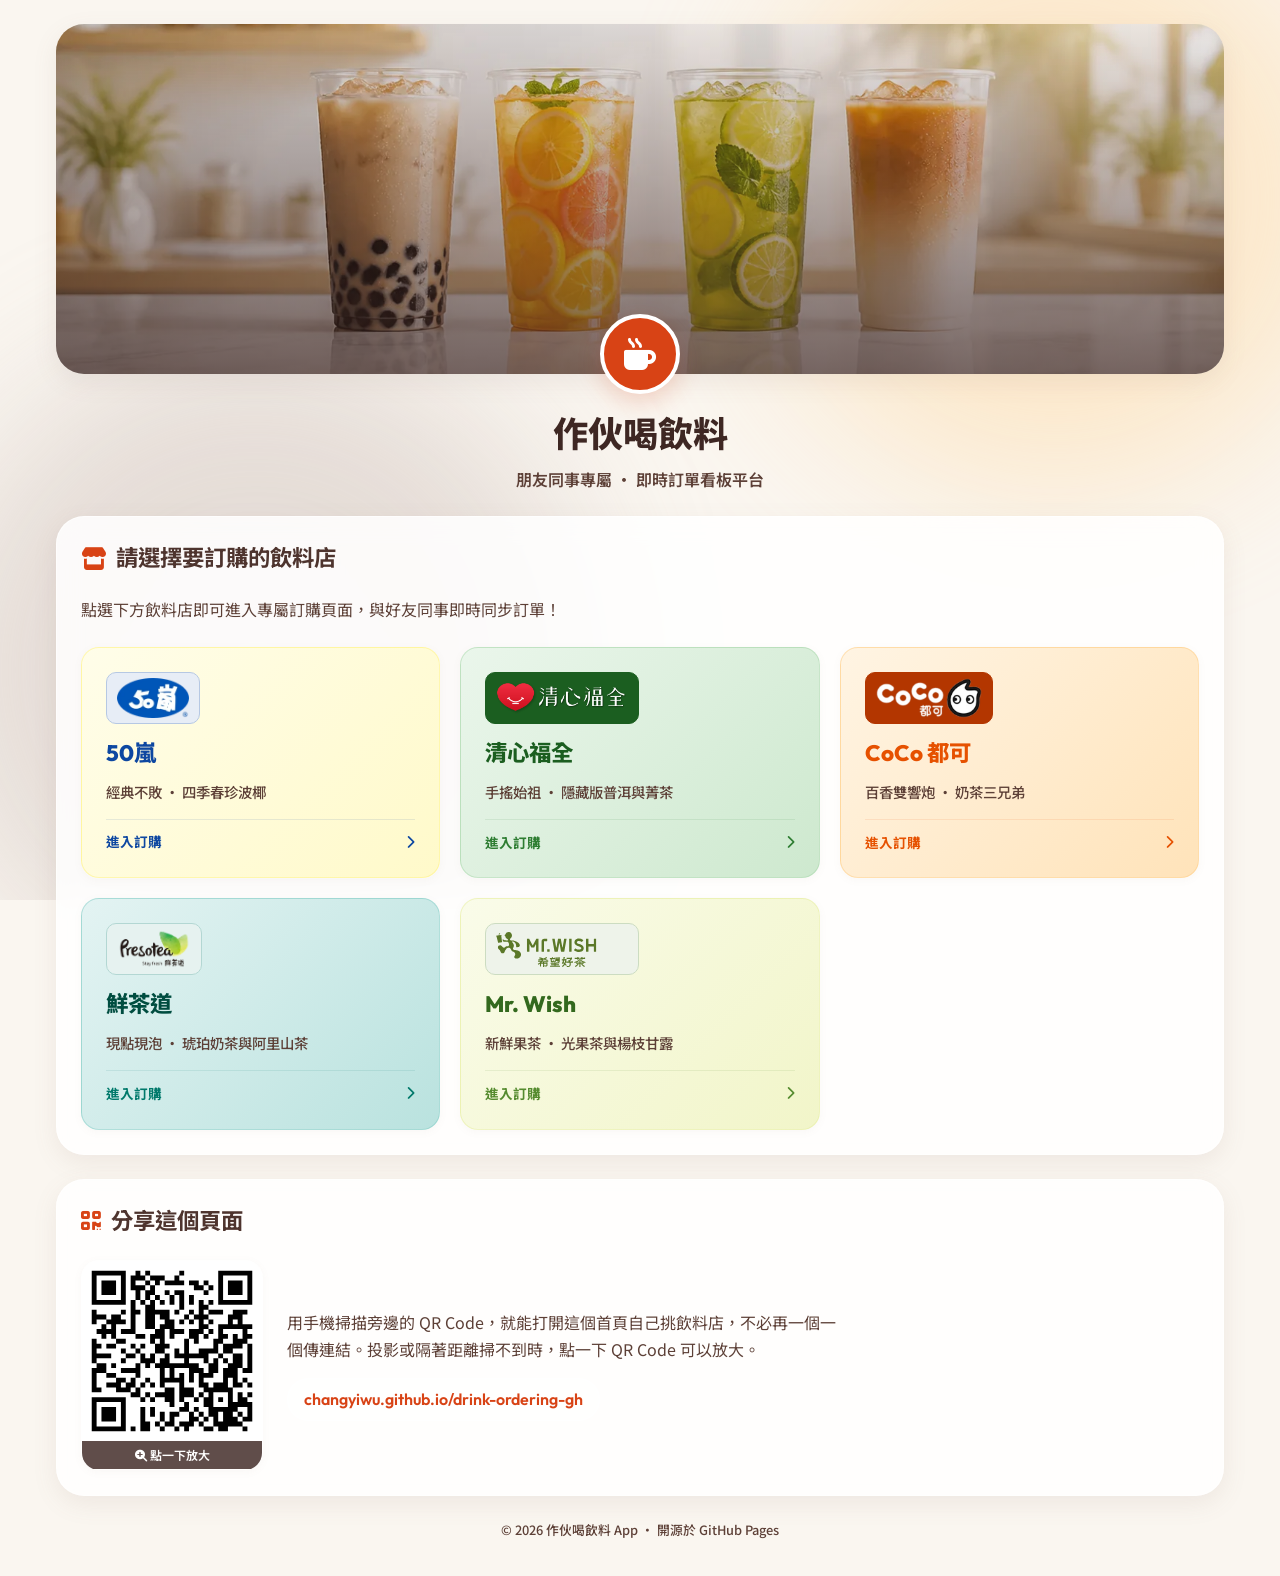
<file: index.html>
<!DOCTYPE html>
<html lang="zh-TW">
<head>
  <meta charset="UTF-8">
  <meta name="viewport" content="width=device-width, initial-scale=1.0">
  <title>作伙喝飲料！- 即時飲料訂購系統</title>
  
  <!-- SEO & Social Share (Open Graph) -->
  <meta name="description" content="讓朋友和同事輕鬆一起訂購飲料的即時系統。選擇喜歡的飲料店，大家就能即時看到所有人的訂單，再也不怕訂錯或漏單！">
  <meta property="og:title" content="作伙喝飲料！- 即時飲料訂購系統">
  <meta property="og:description" content="選擇飲料店、輸入姓名與冰度甜度，即時連線看板讓所有人看到目前訂購情形，快來一起訂飲料吧！">
  <meta property="og:type" content="website">
  <meta property="og:url" content="https://changyiwu.github.io/drink-ordering-gh/">
  <meta property="og:image" content="https://changyiwu.github.io/drink-ordering-gh/images/drink_banner_og.jpg">
  <meta property="og:image:width" content="1200">
  <meta property="og:image:height" content="630">

  <!-- Favicon & 行動瀏覽器主題色 -->
  <link rel="icon" href="images/favicon.svg" type="image/svg+xml">
  <meta name="theme-color" content="#D84315">

  <!-- Noto Sans TC & Outfit Google Fonts -->
  <link rel="preconnect" href="https://fonts.googleapis.com">
  <link rel="preconnect" href="https://fonts.gstatic.com" crossorigin>
  <link href="https://fonts.googleapis.com/css2?family=Noto+Sans+TC:wght@300;400;500;700&family=Outfit:wght@300;400;600;800&display=swap" rel="stylesheet">
  
  <!-- FontAwesome Icons for modern look -->
  <link rel="stylesheet" href="https://cdnjs.cloudflare.com/ajax/libs/font-awesome/6.4.0/css/all.min.css">
  
  <!-- Custom CSS -->
  <link rel="stylesheet" href="styles.css">
</head>
<body>
  <!-- Background decorative blobs for premium gradient UI -->
  <div class="glass-bg-blobs">
    <div class="blob blob-1"></div>
    <div class="blob blob-2"></div>
  </div>

  <div class="app-container">
    <!-- Header banner section -->
    <header class="app-header">
      <div class="banner-wrapper">
        <picture>
          <source srcset="images/drink_banner.webp" type="image/webp">
          <img src="images/drink_banner.jpg" alt="美味茶飲橫幅" class="header-banner" width="1600" height="480" fetchpriority="high">
        </picture>
        <div class="banner-overlay"></div>
      </div>
      <div class="header-title-container">
        <div class="logo-badge"><i class="fa-solid fa-mug-hot"></i></div>
        <h1>作伙喝飲料</h1>
        <p class="subtitle">朋友同事專屬 · 即時訂單看板平台</p>
      </div>
    </header>

    <main class="app-main">
      <section class="shop-selection-section glass-card" style="grid-column: 1 / -1;">
        <h2><i class="fa-solid fa-store"></i> 請選擇要訂購的飲料店</h2>
        <p class="section-desc" style="color: var(--text-muted); margin-bottom: 24px; font-size: 1rem;">點選下方飲料店即可進入專屬訂購頁面，與好友同事即時同步訂單！</p>
        
        <div class="shop-grid">
          <a href="shop.html?shop=50lan" class="shop-card theme-50lan">
            <div class="shop-card-content">
              <div class="shop-logo"><img src="images/logo_50lan.webp" alt="50嵐" loading="lazy"></div>
              <h3>50嵐</h3>
              <p>經典不敗 ‧ 四季春珍波椰</p>
            </div>
            <div class="shop-card-action">
              <span>進入訂購</span> <i class="fa-solid fa-chevron-right"></i>
            </div>
          </a>

          <a href="shop.html?shop=chingshin" class="shop-card theme-chingshin">
            <div class="shop-card-content">
              <div class="shop-logo"><img src="images/logo_chingshin.png" alt="清心福全" loading="lazy"></div>
              <h3>清心福全</h3>
              <p>手搖始祖 ‧ 隱藏版普洱與菁茶</p>
            </div>
            <div class="shop-card-action">
              <span>進入訂購</span> <i class="fa-solid fa-chevron-right"></i>
            </div>
          </a>

          <a href="shop.html?shop=coco" class="shop-card theme-coco">
            <div class="shop-card-content">
              <div class="shop-logo"><img src="images/logo_coco.webp" alt="CoCo 都可" loading="lazy"></div>
              <h3>CoCo 都可</h3>
              <p>百香雙響炮 ‧ 奶茶三兄弟</p>
            </div>
            <div class="shop-card-action">
              <span>進入訂購</span> <i class="fa-solid fa-chevron-right"></i>
            </div>
          </a>

          <a href="shop.html?shop=presotea" class="shop-card theme-presotea">
            <div class="shop-card-content">
              <div class="shop-logo"><img src="images/logo_presotea.webp" alt="鮮茶道" loading="lazy"></div>
              <h3>鮮茶道</h3>
              <p>現點現泡 ‧ 琥珀奶茶與阿里山茶</p>
            </div>
            <div class="shop-card-action">
              <span>進入訂購</span> <i class="fa-solid fa-chevron-right"></i>
            </div>
          </a>

          <a href="shop.html?shop=mrwish" class="shop-card theme-mrwish">
            <div class="shop-card-content">
              <div class="shop-logo"><img src="images/logo_mrwish.svg" alt="Mr. Wish" loading="lazy"></div>
              <h3>Mr. Wish</h3>
              <p>新鮮果茶 ‧ 光果茶與楊枝甘露</p>
            </div>
            <div class="shop-card-action">
              <span>進入訂購</span> <i class="fa-solid fa-chevron-right"></i>
            </div>
          </a>
        </div>
      </section>

      <section class="share-section glass-card" style="grid-column: 1 / -1;">
        <h2><i class="fa-solid fa-qrcode"></i> 分享這個頁面</h2>
        <div class="share-content">
          <button type="button" class="share-qr" id="qrZoomBtn" aria-label="放大 QR Code">
            <img src="images/qr_home.svg" alt="作伙喝飲料首頁 QR Code" width="180" height="180" loading="lazy">
            <span class="share-qr-hint"><i class="fa-solid fa-magnifying-glass-plus"></i> 點一下放大</span>
          </button>
          <div class="share-text">
            <p>用手機掃描旁邊的 QR Code，就能打開這個首頁自己挑飲料店，不必再一個一個傳連結。投影或隔著距離掃不到時，點一下 QR Code 可以放大。</p>
            <a class="share-link" href="https://changyiwu.github.io/drink-ordering-gh/">changyiwu.github.io/drink-ordering-gh</a>
          </div>
        </div>
      </section>
    </main>

    <footer class="app-footer">
      <p>© 2026 作伙喝飲料 App · 開源於 GitHub Pages</p>
    </footer>
  </div>

  <!-- QR Code 放大檢視。用原生 <dialog>：Esc 關閉、焦點鎖在對話框內、
       背景 inert 都由瀏覽器處理，不必自己實作。 -->
  <dialog class="qr-dialog" id="qrDialog" aria-label="放大的 QR Code">
    <button type="button" class="qr-dialog-close" id="qrDialogClose" aria-label="關閉">
      <i class="fa-solid fa-xmark"></i>
    </button>
    <img src="images/qr_home.svg" alt="作伙喝飲料首頁 QR Code" width="380" height="380">
    <p class="qr-dialog-url">changyiwu.github.io/drink-ordering-gh</p>
  </dialog>

  <script>
    (function () {
      var dialog = document.getElementById('qrDialog');
      var openBtn = document.getElementById('qrZoomBtn');
      var closeBtn = document.getElementById('qrDialogClose');
      if (!dialog || !openBtn || !closeBtn || !dialog.showModal) return;

      openBtn.addEventListener('click', function () { dialog.showModal(); });
      closeBtn.addEventListener('click', function () { dialog.close(); });

      // 點背景關閉。判斷用座標而不是 event.target === dialog：
      // ::backdrop 的點擊會冒泡成 dialog 自身的事件，但點在 dialog 的
      // padding 上 target 同樣是 dialog，只比對 target 會連點卡片留白都關掉。
      dialog.addEventListener('click', function (event) {
        var box = dialog.getBoundingClientRect();
        var outside = event.clientX < box.left || event.clientX > box.right ||
                      event.clientY < box.top || event.clientY > box.bottom;
        if (outside) dialog.close();
      });
    })();
  </script>
</body>
</html>
</file>
<file: styles.css>
/* Base System Tokens */
:root {
  --font-main: 'Noto Sans TC', sans-serif;
  --font-display: 'Outfit', 'Noto Sans TC', sans-serif;

  /* Color Palette - Elegant Tea & Coffee Theme */
  --bg-primary: #FAF6F0;
  --text-main: #3E2723;
  --text-muted: #5D4037; /* Darker warm brown for better contrast */
  
  --primary-color: #D84315; /* Rich Amber Orange */
  --primary-light: #FF8A65;
  --primary-dark: #BF360C;
  --primary-glow: rgba(216, 67, 21, 0.2);

  --accent-color: #4E342E; /* Warm Espresso Brown */
  --accent-glow: rgba(78, 52, 46, 0.15);
  
  --card-bg-light: rgba(255, 255, 255, 0.85);
  --card-border: rgba(255, 255, 255, 0.6);
  --input-bg: #FFFFFF;
  --input-border: #E0D4C3;
  --input-focus-border: #D84315;
  
  --shadow-sm: 0 2px 8px rgba(141, 110, 99, 0.05);
  --shadow-md: 0 8px 24px rgba(141, 110, 99, 0.1);
  --shadow-lg: 0 16px 48px rgba(141, 110, 99, 0.15);
  
  --radius-sm: 10px;
  --radius-md: 18px;
  --radius-lg: 28px;
  
  --transition-smooth: all 0.3s cubic-bezier(0.25, 0.8, 0.25, 1);
  --transition-fast: all 0.15s ease;
}

/* Reset & Base Styles */
* {
  box-sizing: border-box;
  margin: 0;
  padding: 0;
}

body {
  font-family: var(--font-main);
  background-color: var(--bg-primary);
  color: var(--text-main);
  min-height: 100vh;
  min-height: 100dvh; /* Dynamic viewport height for modern browsers & in-app browsers */
  overflow-x: hidden;
  position: relative;
  line-height: 1.6;
}

/* Ambient Background Blobs for Glassmorphism depth */
.glass-bg-blobs {
  position: fixed;
  top: 0;
  left: 0;
  width: 100vw;
  height: 100vh;
  z-index: -1;
  overflow: hidden;
  pointer-events: none;
}

.blob {
  position: absolute;
  border-radius: 50%;
  filter: blur(80px);
  opacity: 0.45;
  animation: floatBlobs 12s infinite alternate ease-in-out;
}

.blob-1 {
  top: -10%;
  right: -5%;
  width: 45vw;
  height: 45vw;
  background: radial-gradient(circle, #FFE0B2 0%, #FFCC80 100%);
}

.blob-2 {
  bottom: -10%;
  left: -5%;
  width: 50vw;
  height: 50vw;
  background: radial-gradient(circle, #D7CCC8 0%, #BCAAA4 100%);
  animation-delay: -4s;
}

@keyframes floatBlobs {
  0% {
    transform: translate(0, 0) scale(1);
  }
  100% {
    transform: translate(4%, 6%) scale(1.1);
  }
}

/* Main Layout Wrapper */
.app-container {
  max-width: 1200px;
  margin: 0 auto;
  padding: 24px 16px;
  display: flex;
  flex-direction: column;
  min-height: 100vh;
  min-height: 100dvh;
}

/* Header & Banner Styles */
.app-header {
  margin-bottom: 24px;
  text-align: center;
  position: relative;
}

/* 高度由長寬比決定而非寫死：banner 圖本身就是 10:3，比例對齊後 object-fit: cover
   不會再裁掉上下，四杯飲料才能完整入鏡。改回固定高度會讓杯口與杯底被切掉。 */
.banner-wrapper {
  width: 100%;
  aspect-ratio: 10 / 3;
  border-radius: var(--radius-lg);
  overflow: hidden;
  position: relative;
  box-shadow: var(--shadow-md);
}

/* <picture> 預設是 inline，必須撐滿 wrapper 才能讓內部 img 的 object-fit 生效 */
.banner-wrapper picture {
  display: block;
  width: 100%;
  height: 100%;
}

.header-banner {
  width: 100%;
  height: 100%;
  object-fit: cover;
  object-position: center;
  transition: var(--transition-smooth);
}

.banner-wrapper:hover .header-banner {
  transform: scale(1.03);
}

.banner-overlay {
  position: absolute;
  top: 0;
  left: 0;
  width: 100%;
  height: 100%;
  background: linear-gradient(to bottom, rgba(62, 39, 35, 0.1), rgba(62, 39, 35, 0.7));
}

.header-title-container {
  margin-top: -60px;
  position: relative;
  z-index: 10;
  padding: 0 20px;
}

.logo-badge {
  width: 80px;
  height: 80px;
  background-color: var(--primary-color);
  color: #FFFFFF;
  border-radius: 50%;
  display: inline-flex;
  align-items: center;
  justify-content: center;
  font-size: 2rem;
  box-shadow: 0 8px 24px var(--primary-glow);
  border: 4px solid #FFFFFF;
  margin-bottom: 12px;
}

/* 標題與副標題落在 banner 下方的頁面底色上（只有 logo 徽章跨越 banner 邊緣），
   因此使用深色文字。先前為白／米白配 text-shadow，對比僅 1.02 幾乎不可讀。 */
.app-header h1 {
  font-family: var(--font-display);
  font-size: 2.2rem;
  font-weight: 800;
  color: var(--text-main); /* 對比 12.8:1 */
  margin-bottom: 4px;
}

.app-header .subtitle {
  font-size: 1rem;
  color: var(--text-muted); /* 對比 8.65:1 */
  font-weight: 600;
}

/* Responsive Main Grid */
.app-main {
  display: grid;
  grid-template-columns: 1fr;
  gap: 24px;
  flex-grow: 1;
}

@media (min-width: 900px) {
  .app-main {
    grid-template-columns: 380px 1fr;
    align-items: start;
  }
}

/* Glassmorphism Cards */
.glass-card {
  background: var(--card-bg-light);
  border: 1px solid var(--card-border);
  border-radius: var(--radius-lg);
  padding: 24px;
  box-shadow: var(--shadow-md);
  backdrop-filter: blur(12px);
  -webkit-backdrop-filter: blur(12px);
  transition: var(--transition-smooth);
}

.glass-card:hover {
  box-shadow: var(--shadow-lg);
  border-color: rgba(255, 255, 255, 0.85);
}

/* Headings */
h2 {
  font-family: var(--font-display);
  font-size: 1.4rem;
  font-weight: 700;
  margin-bottom: 20px;
  color: var(--accent-color);
  display: flex;
  align-items: center;
  gap: 10px;
}

h2 i {
  color: var(--primary-color);
}

/* Form Styles */
.input-group {
  display: flex;
  flex-direction: column;
  margin-bottom: 18px;
  position: relative;
}

.input-group label {
  font-size: 0.9rem;
  font-weight: 700;
  color: var(--text-muted);
  margin-bottom: 8px;
  display: flex;
  align-items: center;
  gap: 6px;
}

.input-group label i {
  color: var(--primary-light);
}

.required {
  color: var(--primary-color);
  margin-left: 2px;
}

input[type="text"],
input[type="number"],
input[type="password"],
select {
  width: 100%;
  padding: 12px 16px;
  font-size: 1rem;
  font-family: var(--font-main);
  background-color: var(--input-bg);
  border: 1.5px solid var(--input-border);
  border-radius: var(--radius-sm);
  color: var(--text-main);
  outline: none;
  transition: var(--transition-smooth);
}

input[type="text"]:focus,
input[type="number"]:focus,
input[type="password"]:focus,
select:focus {
  border-color: var(--input-focus-border);
  box-shadow: 0 0 0 4px var(--primary-glow);
}

/* Number Stepper Custom Design */
.number-stepper {
  display: flex;
  align-items: center;
  border: 1.5px solid var(--input-border);
  border-radius: var(--radius-sm);
  background-color: var(--input-bg);
  overflow: hidden;
  transition: var(--transition-smooth);
}

.number-stepper:focus-within {
  border-color: var(--input-focus-border);
  box-shadow: 0 0 0 4px var(--primary-glow);
}

.number-stepper input[type="number"] {
  border: none;
  text-align: center;
  padding: 10px;
  border-radius: 0;
  -moz-appearance: textfield;
}

.number-stepper input[type="number"]::-webkit-outer-spin-button,
.number-stepper input[type="number"]::-webkit-inner-spin-button {
  -webkit-appearance: none;
  margin: 0;
}

.stepper-btn {
  background: none;
  border: none;
  /* flex: 0 0 44px 而非 width，否則會被 flex-shrink 壓到 25–35px，低於觸控目標建議值 */
  flex: 0 0 44px;
  width: 44px;
  height: 44px;
  cursor: pointer;
  color: var(--text-muted);
  display: flex;
  align-items: center;
  justify-content: center;
  transition: var(--transition-fast);
}

.stepper-btn:hover {
  background-color: #F5EBE0;
  color: var(--primary-color);
}

/* Select wrapper and arrow */
.select-wrapper {
  position: relative;
  width: 100%;
}

select {
  appearance: none;
  -webkit-appearance: none;
  -moz-appearance: none;
  padding-right: 40px;
  cursor: pointer;
}

select:invalid {
  color: #7D6B60;
}

input::placeholder {
  color: #7D6B60;
  opacity: 0.7;
}

input::-webkit-input-placeholder {
  color: #7D6B60;
  opacity: 0.7;
}

.select-arrow {
  position: absolute;
  right: 16px;
  top: 50%;
  transform: translateY(-50%);
  color: var(--text-muted);
  pointer-events: none;
  font-size: 0.9rem;
  transition: var(--transition-smooth);
}

select:focus + .select-arrow {
  color: var(--primary-color);
  transform: translateY(-50%) rotate(180deg);
}

.form-row {
  display: flex;
  gap: 16px;
}

.width-half {
  flex: 1;
}

/* Submit Button */
.submit-btn {
  width: 100%;
  background-color: var(--primary-color);
  color: #FFFFFF;
  border: none;
  border-radius: var(--radius-sm);
  padding: 14px;
  font-size: 1.1rem;
  font-weight: 700;
  font-family: var(--font-display);
  cursor: pointer;
  display: flex;
  align-items: center;
  justify-content: center;
  gap: 8px;
  box-shadow: 0 4px 12px var(--primary-glow);
  transition: var(--transition-smooth);
  margin-top: 10px;
}

.submit-btn:hover {
  background-color: var(--primary-dark);
  transform: translateY(-2px);
  box-shadow: 0 6px 20px var(--primary-glow);
}

.submit-btn:active {
  transform: translateY(0);
}

/* Form Validation Error Styles */
.input-group.invalid input,
.input-group.invalid select,
.input-group.invalid .number-stepper {
  border-color: #E53935;
}

.input-group.invalid .error-msg {
  display: block;
}

.error-msg {
  font-size: 0.8rem;
  color: #E53935;
  margin-top: 5px;
  display: none;
  font-weight: 500;
}

/* Stats Cards Dashboard */
.board-header {
  display: flex;
  justify-content: space-between;
  align-items: center;
  margin-bottom: 20px;
  flex-wrap: wrap;
  gap: 10px;
}

.board-header h2 {
  margin-bottom: 0;
}

.live-indicator {
  display: inline-flex;
  align-items: center;
  gap: 6px;
  background-color: rgba(76, 175, 80, 0.12);
  color: #2E7D32;
  padding: 6px 12px;
  border-radius: 20px;
  font-size: 0.85rem;
  font-weight: 700;
  border: 1px solid rgba(76, 175, 80, 0.2);
}

.pulse-dot {
  width: 8px;
  height: 8px;
  background-color: #4CAF50;
  border-radius: 50%;
  animation: pulse 1.5s infinite;
}

@keyframes pulse {
  0% {
    transform: scale(0.95);
    box-shadow: 0 0 0 0 rgba(76, 175, 80, 0.7);
  }
  70% {
    transform: scale(1);
    box-shadow: 0 0 0 8px rgba(76, 175, 80, 0);
  }
  100% {
    transform: scale(0.95);
    box-shadow: 0 0 0 0 rgba(76, 175, 80, 0);
  }
}

.stats-container {
  display: grid;
  grid-template-columns: 1fr 1fr;
  gap: 16px;
  margin-bottom: 24px;
}

.stat-card {
  background-color: rgba(255, 255, 255, 0.6);
  border: 1px solid rgba(255, 255, 255, 0.4);
  padding: 16px;
  border-radius: var(--radius-md);
  display: flex;
  align-items: center;
  gap: 12px;
  transition: var(--transition-smooth);
}

.stat-card:hover {
  transform: translateY(-2px);
  background-color: rgba(255, 255, 255, 0.95);
}

.stat-icon {
  width: 48px;
  height: 48px;
  border-radius: var(--radius-sm);
  display: flex;
  align-items: center;
  justify-content: center;
  font-size: 1.3rem;
}

.icon-blue {
  background-color: #E3F2FD;
  color: #1E88E5;
}

.icon-orange {
  background-color: #FBE9E7;
  color: #D84315;
}

.stat-info {
  display: flex;
  flex-direction: column;
}

.stat-label {
  font-size: 0.8rem;
  color: var(--text-muted);
  font-weight: 500;
}

.stat-value {
  font-family: var(--font-display);
  font-size: 1.4rem;
  font-weight: 800;
  color: var(--accent-color);
}

/* Orders List & Table styling */
.orders-list-wrapper {
  display: flex;
  flex-direction: column;
  overflow: hidden;
  border: 1px solid rgba(224, 212, 195, 0.5);
  border-radius: var(--radius-md);
  background-color: rgba(255, 255, 255, 0.4);
}

.orders-table-header {
  display: grid;
  grid-template-columns: 2.5fr 3.5fr 4fr 1.5fr 1fr;
  padding: 14px 16px;
  background-color: rgba(224, 212, 195, 0.3);
  font-weight: 700;
  font-size: 0.9rem;
  color: var(--accent-color);
  border-bottom: 1px solid rgba(224, 212, 195, 0.5);
}

.orders-list {
  max-height: 400px;
  overflow-y: auto;
  min-height: 100px;
}

.order-row {
  display: grid;
  grid-template-columns: 2.5fr 3.5fr 4fr 1.5fr 1fr;
  padding: 14px 16px;
  border-bottom: 1px solid rgba(224, 212, 195, 0.3);
  align-items: center;
  font-size: 0.95rem;
  background-color: rgba(255, 255, 255, 0.25);
  animation: slideIn 0.3s ease-out;
  transition: var(--transition-fast);
}

@keyframes slideIn {
  from {
    opacity: 0;
    transform: translateY(8px);
  }
  to {
    opacity: 1;
    transform: translateY(0);
  }
}

.order-row:last-child {
  border-bottom: none;
}

.order-row:hover {
  background-color: rgba(255, 255, 255, 0.7);
}

.col-name {
  font-weight: 700;
  color: var(--accent-color);
}

.col-drink {
  font-weight: 500;
  color: var(--text-main);
  padding-right: 8px;
}

.badge-wrapper {
  display: flex;
  gap: 6px;
  flex-wrap: wrap;
}

.badge {
  display: inline-flex;
  align-items: center;
  padding: 3px 8px;
  border-radius: 6px;
  font-size: 0.75rem;
  font-weight: 700;
}

.badge-sweetness {
  background-color: #FFF3E0;
  color: #9C3412; /* 加深以達 WCAG AA：原 #D84315 對比僅 4.05，現為 6.1 */
  border: 1px solid #FFCC80;
}

.badge-ice {
  background-color: #E0F7FA;
  color: #006064; /* Darker cyan */
  border: 1px solid #80DEEA;
}

.badge-cups {
  /* 原本用 --primary-glow（20% 透明）當底，混色後對比僅約 3.8。
     改為白底＋主題色邊框，五個主題的 --primary-dark 對比皆達 5.7 以上。 */
  background-color: #FFFFFF;
  border: 1px solid var(--primary-light);
  color: var(--primary-dark);
  font-weight: 800;
  padding: 4px 8px;
  border-radius: 8px;
  font-size: 0.9rem;
  display: inline-block;
  text-align: center;
}

.delete-order-btn {
  background: none;
  border: none;
  color: #C62828;
  cursor: pointer;
  opacity: 0.5;
  width: 32px;
  height: 32px;
  border-radius: 50%;
  display: inline-flex;
  align-items: center;
  justify-content: center;
  transition: var(--transition-fast);
}

.delete-order-btn:hover {
  opacity: 1;
  background-color: #FFEBEE;
}

/* Skeleton Loading styles */
.skeleton-loader {
  padding: 16px;
}

.skeleton-row {
  height: 36px;
  background: linear-gradient(90deg, rgba(224, 212, 195, 0.2) 25%, rgba(224, 212, 195, 0.4) 37%, rgba(224, 212, 195, 0.2) 63%);
  background-size: 400% 100%;
  animation: skeleton-loading 1.4s ease infinite;
  margin-bottom: 12px;
  border-radius: 6px;
}

.skeleton-row:last-child {
  margin-bottom: 0;
}

@keyframes skeleton-loading {
  0% {
    background-position: 100% 50%;
  }
  100% {
    background-position: 0% 50%;
  }
}

/* Empty State Card */
.empty-state {
  display: flex;
  flex-direction: column;
  align-items: center;
  justify-content: center;
  padding: 48px 24px;
  text-align: center;
}

.empty-icon {
  font-size: 3rem;
  color: var(--text-muted);
  opacity: 0.4;
  margin-bottom: 12px;
  animation: wobble 3s infinite ease-in-out;
}

@keyframes wobble {
  0%, 100% { transform: rotate(0deg); }
  15% { transform: rotate(-5deg); }
  30% { transform: rotate(5deg); }
  45% { transform: rotate(-3deg); }
  60% { transform: rotate(3deg); }
}

.empty-state h3 {
  font-size: 1.1rem;
  color: var(--accent-color);
  margin-bottom: 4px;
}

.empty-state p {
  font-size: 0.9rem;
  color: var(--text-muted);
}

.hidden {
  display: none !important;
}

/* 離線示範模式橫幅：只在本機出現，刻意用虛線邊框與站內配色區隔，
   避免被誤認為正式站的一般提示 */
.demo-banner {
  display: flex;
  align-items: baseline;
  flex-wrap: wrap;
  gap: 4px 10px;
  margin-bottom: 16px;
  padding: 12px 18px;
  border: 2px dashed #B45309;
  border-radius: var(--radius-sm);
  background: #FEF3C7;
  color: #7C2D12; /* 對比 #FEF3C7 約 9.6:1 */
  font-size: 0.9rem;
  line-height: 1.5;
}

.demo-banner strong {
  font-weight: 800;
  white-space: nowrap;
}

.demo-banner code {
  padding: 1px 6px;
  border-radius: 4px;
  background: rgba(180, 83, 9, 0.18);
  font-family: ui-monospace, SFMono-Regular, Menlo, monospace;
  font-weight: 700;
}

/* Responsive Table Layout for In-App Mobile Browsers */
@media (max-width: 650px) {
  .orders-table-header {
    display: none;
  }

  .order-row {
    grid-template-columns: 1fr 1fr;
    grid-template-rows: auto auto;
    gap: 8px;
    padding: 16px;
    border-bottom: 1px solid rgba(224, 212, 195, 0.4);
  }

  .col-name {
    grid-column: 1;
    grid-row: 1;
    font-size: 1.1rem;
  }

  .col-cups {
    grid-column: 2;
    grid-row: 1;
    text-align: right;
  }

  .col-drink {
    grid-column: 1;
    grid-row: 2;
    font-size: 0.95rem;
    color: var(--text-main);
  }

  .col-specs {
    grid-column: 1 / span 2;
    grid-row: 3;
    margin-top: 4px;
  }

  .col-action {
    grid-column: 2;
    grid-row: 2;
    text-align: right;
    align-self: center;
  }

  .delete-order-btn {
    opacity: 0.9;
  }
}

/* Footer */
.app-footer {
  text-align: center;
  padding: 24px 0 12px;
  font-size: 0.8rem;
  color: var(--text-muted);
  font-weight: 500;
}

/* Toast Notification styling */
.toast {
  position: fixed;
  bottom: 24px;
  left: 50%;
  transform: translateX(-50%) translateY(0);
  background-color: var(--accent-color);
  color: #FFFFFF;
  padding: 12px 24px;
  border-radius: 30px;
  box-shadow: var(--shadow-lg);
  z-index: 999;
  font-weight: 700;
  display: flex;
  align-items: center;
  gap: 10px;
  animation: toastFadeIn 0.3s cubic-bezier(0.175, 0.885, 0.32, 1.275);
  transition: opacity 0.3s ease;
}

.toast.success {
  background-color: #2E7D32;
  border: 1px solid rgba(255, 255, 255, 0.2);
}

.toast.error {
  background-color: #C62828;
}

@keyframes toastFadeIn {
  from {
    opacity: 0;
    transform: translateX(-50%) translateY(20px);
  }
  to {
    opacity: 1;
    transform: translateX(-50%) translateY(0);
  }
}

/* Dynamic Brand Body Themes */
body.theme-50lan {
  --primary-color: #0D47A1;
  --primary-light: #42A5F5;
  --primary-dark: #1565C0;
  --primary-glow: rgba(13, 71, 161, 0.2);
  --input-focus-border: #0D47A1;
}
body.theme-chingshin {
  --primary-color: #2E7D32;
  --primary-light: #81C784;
  --primary-dark: #1B5E20;
  --primary-glow: rgba(46, 125, 50, 0.2);
  --input-focus-border: #2E7D32;
}
body.theme-coco {
  --primary-color: #E65100;
  --primary-light: #FFB74D;
  --primary-dark: #B33600;
  --primary-glow: rgba(230, 81, 0, 0.2);
  --input-focus-border: #E65100;
}
body.theme-presotea {
  --primary-color: #00796B;
  --primary-light: #4DB6AC;
  --primary-dark: #004D40;
  --primary-glow: rgba(0, 121, 107, 0.2);
  --input-focus-border: #00796B;
}
body.theme-mrwish {
  --primary-color: #558B2F;
  --primary-light: #AED581;
  --primary-dark: #33691E;
  --primary-glow: rgba(85, 139, 47, 0.2);
  --input-focus-border: #558B2F;
}

/* Shop Selection Page Styles */
.shop-grid {
  display: grid;
  grid-template-columns: repeat(auto-fill, minmax(280px, 1fr));
  gap: 20px;
  margin-top: 10px;
}

.shop-card {
  display: flex;
  flex-direction: column;
  justify-content: space-between;
  text-decoration: none;
  color: inherit;
  border-radius: var(--radius-md);
  border: 1px solid var(--card-border);
  padding: 24px;
  min-height: 180px;
  transition: var(--transition-smooth);
  box-shadow: var(--shadow-sm);
  backdrop-filter: blur(8px);
  -webkit-backdrop-filter: blur(8px);
}

.shop-card-content h3 {
  font-family: var(--font-display);
  font-size: 1.4rem;
  font-weight: 800;
  margin-bottom: 8px;
}

.shop-card-content p {
  font-size: 0.9rem;
  color: var(--text-muted);
  font-weight: 500;
  margin-bottom: 16px;
}

.shop-logo {
  width: 44px;
  height: 44px;
  border-radius: 12px;
  display: flex;
  align-items: center;
  justify-content: center;
  font-size: 1.2rem;
  margin-bottom: 12px;
  box-shadow: var(--shadow-sm);
}

.shop-card-action {
  display: flex;
  align-items: center;
  justify-content: space-between;
  font-size: 0.85rem;
  font-weight: 700;
  border-top: 1px solid rgba(0, 0, 0, 0.05);
  padding-top: 12px;
  margin-top: auto;
  transition: var(--transition-smooth);
}

.shop-card-action i {
  transition: var(--transition-fast);
}

.shop-card:hover {
  transform: translateY(-5px);
  box-shadow: var(--shadow-lg);
}

.shop-card:hover .shop-card-action i {
  transform: translateX(4px);
}

/* Individual Shop Card Colors & Gradients */
.theme-50lan.shop-card {
  background: linear-gradient(135deg, rgba(255, 253, 231, 0.9) 0%, rgba(255, 249, 196, 0.9) 100%);
  border-color: rgba(255, 241, 118, 0.5);
}
.theme-50lan .shop-logo {
  background-color: #0D47A1;
  color: #FFEB3B;
}
.theme-50lan.shop-card h3 {
  color: #0D47A1;
}
.theme-50lan .shop-card-action {
  color: #0D47A1;
  border-color: rgba(13, 71, 161, 0.1);
}

.theme-chingshin.shop-card {
  background: linear-gradient(135deg, rgba(232, 245, 233, 0.9) 0%, rgba(200, 230, 201, 0.9) 100%);
  border-color: rgba(165, 214, 167, 0.5);
}
.theme-chingshin .shop-logo {
  background-color: #2E7D32;
  color: #FFFFFF;
}
.theme-chingshin.shop-card h3 {
  color: #1B5E20;
}
.theme-chingshin .shop-card-action {
  color: #2E7D32;
  border-color: rgba(46, 125, 50, 0.1);
}

.theme-coco.shop-card {
  background: linear-gradient(135deg, rgba(255, 243, 224, 0.9) 0%, rgba(255, 224, 178, 0.9) 100%);
  border-color: rgba(255, 204, 128, 0.5);
}
.theme-coco .shop-logo {
  background-color: #E65100;
  color: #FFFFFF;
}
.theme-coco.shop-card h3 {
  color: #E65100;
}
.theme-coco .shop-card-action {
  color: #E65100;
  border-color: rgba(230, 81, 0, 0.1);
}

.theme-presotea.shop-card {
  background: linear-gradient(135deg, rgba(224, 242, 241, 0.9) 0%, rgba(178, 223, 219, 0.9) 100%);
  border-color: rgba(128, 203, 196, 0.5);
}
.theme-presotea .shop-logo {
  background-color: #00796B;
  color: #FFFFFF;
}
.theme-presotea.shop-card h3 {
  color: #004D40;
}
.theme-presotea .shop-card-action {
  color: #00796B;
  border-color: rgba(0, 121, 107, 0.1);
}

.theme-mrwish.shop-card {
  background: linear-gradient(135deg, rgba(249, 251, 231, 0.9) 0%, rgba(240, 244, 195, 0.9) 100%);
  border-color: rgba(230, 238, 156, 0.5);
}
.theme-mrwish .shop-logo {
  background-color: #558B2F;
  color: #FFFFFF;
}
.theme-mrwish.shop-card h3 {
  color: #33691E;
}
.theme-mrwish .shop-card-action {
  color: #558B2F;
  border-color: rgba(85, 139, 47, 0.1);
}

/* Shop Header Action Panel */
.shop-header-actions {
  display: flex;
  justify-content: space-between;
  align-items: center;
  margin-bottom: 24px;
  width: 100%;
}

.back-btn {
  text-decoration: none;
  background-color: var(--card-bg-light);
  border: 1px solid var(--card-border);
  color: var(--text-main);
  padding: 8px 16px;
  border-radius: 20px;
  font-size: 0.9rem;
  font-weight: 700;
  display: inline-flex;
  align-items: center;
  gap: 8px;
  box-shadow: var(--shadow-sm);
  transition: var(--transition-smooth);
}

.back-btn:hover {
  background-color: #FFFFFF;
  transform: translateX(-3px);
  box-shadow: var(--shadow-md);
}

/* Statistics Table Styles */
.summary-section {
  margin-top: 24px;
}

.stats-table-wrapper {
  overflow: hidden;
  border: 1px solid rgba(224, 212, 195, 0.5);
  border-radius: var(--radius-md);
  background-color: rgba(255, 255, 255, 0.4);
  margin-top: 12px;
}

.stats-table {
  width: 100%;
  border-collapse: collapse;
  text-align: left;
  font-size: 0.95rem;
}

.stats-table th {
  padding: 12px 16px;
  background-color: rgba(224, 212, 195, 0.3);
  font-weight: 700;
  color: var(--accent-color);
  border-bottom: 1px solid rgba(224, 212, 195, 0.5);
}

.stats-table td {
  padding: 12px 16px;
  border-bottom: 1px solid rgba(224, 212, 195, 0.2);
  color: var(--text-main);
}

.stats-table tr:last-child td {
  border-bottom: none;
}

.stats-table tr:hover td {
  background-color: rgba(255, 255, 255, 0.5);
}

.stats-table .summary-row-total {
  font-weight: 800;
  background-color: rgba(224, 212, 195, 0.15);
}

.stats-table .summary-row-total td {
  color: var(--accent-color);
  border-top: 1.5px solid rgba(224, 212, 195, 0.6);
}

/* ── 主揪人專區 ────────────────────────────────────────────────
   未登入時只露出一顆低調的登入鈕；登入成功後才展開清除工具。
   清除全部訂單是不可逆動作，入口刻意不讓一般訂購者看到。 */
.host-zone {
  display: flex;
  flex-direction: column;
  align-items: flex-end;
  gap: 12px;
  margin-top: 16px;
}

.host-login-btn {
  background-color: transparent;
  color: var(--text-muted);
  border: 1px solid var(--input-border);
  padding: 8px 16px;
  border-radius: 20px;
  font-family: var(--font-main);
  font-size: 0.9rem;
  font-weight: 700;
  cursor: pointer;
  display: inline-flex;
  align-items: center;
  gap: 8px;
  transition: var(--transition-smooth);
}

.host-login-btn:hover {
  background-color: var(--primary-color);
  border-color: var(--primary-color);
  color: #FFFFFF;
  transform: translateY(-1px);
}

.host-login-btn:active {
  transform: translateY(0);
}

.host-tools {
  display: flex;
  flex-wrap: wrap;
  align-items: center;
  justify-content: flex-end;
  gap: 10px 16px;
  width: 100%;
  padding: 12px 16px;
  border: 1px solid var(--input-border);
  border-radius: var(--radius-sm);
  background-color: rgba(255, 255, 255, 0.45);
}

.host-status {
  display: inline-flex;
  align-items: center;
  gap: 8px;
  margin-right: auto;
  font-size: 0.9rem;
  font-weight: 700;
  color: var(--primary-color);
}

/* 窄螢幕會換行，靠右對齊才不會與上方的登入狀態列錯開 */
.host-actions {
  display: flex;
  flex-wrap: wrap;
  justify-content: flex-end;
  gap: 10px;
}

/* 主揪人的按鈕都是誤觸代價高的操作，撐到 44px 觸控目標 */
.host-login-btn,
.host-logout-btn,
.host-actions .clear-btn {
  min-height: 44px;
}

.host-logout-btn {
  background-color: transparent;
  color: var(--text-muted);
  border: 1px solid var(--input-border);
  padding: 8px 16px;
  border-radius: 20px;
  font-family: var(--font-main);
  font-size: 0.9rem;
  font-weight: 700;
  cursor: pointer;
  display: inline-flex;
  align-items: center;
  gap: 8px;
  transition: var(--transition-smooth);
}

.host-logout-btn:hover {
  background-color: rgba(0, 0, 0, 0.06);
  color: var(--text-main);
}

/* 登入視窗 */
.modal-overlay {
  position: fixed;
  inset: 0;
  z-index: 1000;
  display: flex;
  align-items: center;
  justify-content: center;
  padding: 20px;
  background-color: rgba(30, 20, 10, 0.55);
  backdrop-filter: blur(4px);
  -webkit-backdrop-filter: blur(4px);
}

.modal-card {
  position: relative;
  width: 100%;
  max-width: 380px;
  padding: 28px 24px 24px;
  border-radius: var(--radius-lg);
  /* 不透明白底：底下是模糊過的頁面，半透明會讓密碼欄的對比不足 */
  background-color: #FFFFFF;
  box-shadow: var(--shadow-lg);
  animation: modalPopIn 0.25s cubic-bezier(0.175, 0.885, 0.32, 1.275);
}

.modal-card h2 {
  font-family: var(--font-display);
  font-size: 1.25rem;
  color: var(--accent-color);
  display: flex;
  align-items: center;
  gap: 10px;
  margin-bottom: 8px;
}

.modal-card h2 i {
  color: var(--primary-color);
}

.modal-desc {
  font-size: 0.88rem;
  line-height: 1.6;
  color: var(--text-muted);
  margin-bottom: 20px;
}

/* 44px 觸控目標；圖示本身只有 16px，靠 padding 撐開 */
.modal-close {
  position: absolute;
  top: 8px;
  right: 8px;
  width: 44px;
  height: 44px;
  border: none;
  border-radius: 50%;
  background-color: transparent;
  color: var(--text-muted);
  font-size: 1.1rem;
  cursor: pointer;
  transition: var(--transition-smooth);
}

.modal-close:hover {
  background-color: rgba(0, 0, 0, 0.06);
  color: var(--text-main);
}

@keyframes modalPopIn {
  from {
    opacity: 0;
    transform: translateY(12px) scale(0.97);
  }
  to {
    opacity: 1;
    transform: translateY(0) scale(1);
  }
}

/* Clear All Button */
.clear-btn {
  background-color: rgba(198, 40, 40, 0.1);
  color: #C62828;
  border: 1px solid rgba(198, 40, 40, 0.2);
  padding: 8px 16px;
  border-radius: 20px;
  font-size: 0.9rem;
  font-weight: 700;
  cursor: pointer;
  display: inline-flex;
  align-items: center;
  gap: 8px;
  transition: var(--transition-smooth);
}

.clear-btn:hover {
  background-color: #C62828;
  color: #FFFFFF;
  box-shadow: 0 4px 12px rgba(198, 40, 40, 0.2);
  transform: translateY(-1px);
}

.clear-btn:active {
  transform: translateY(0);
}

.menu-external-link {
  color: #FFF3E0;
  text-decoration: none;
  font-size: 0.9rem;
  font-weight: 700;
  display: inline-flex;
  align-items: center;
  gap: 6px;
  background-color: rgba(0, 0, 0, 0.25);
  padding: 6px 14px;
  border-radius: 20px;
  box-shadow: var(--shadow-sm);
  transition: var(--transition-smooth);
  margin-top: 8px;
  text-shadow: 0 1px 3px rgba(0,0,0,0.3);
}

.menu-external-link:hover {
  background-color: rgba(0, 0, 0, 0.45);
  transform: translateY(-1px);
  color: #FFFFFF;
}

/* ── 店家卡片品牌 logo ──────────────────────────────────────────
   卡片改用真實品牌 logo（橫式，比例 1.8:1 ~ 4.2:1），取代原本的
   FontAwesome 通用圖示。五家皆以主題色徽章呈現，底色深淺依 logo 本身
   的明暗決定（見下方各主題規則）。本區塊必須放在主題定義之後，
   與 .theme-* .shop-logo 特異度相同（0,2,0），靠出現順序決勝。 */
.shop-card .shop-logo {
  /* fit-content 而非 auto：容器 width:auto 搭配子圖的百分比約束會形成循環依賴，
     瀏覽器改以圖片原生寬度計算，導致容器固定在 max-width 而非貼合圖片。
     尺寸約束因此改放在 img 上，容器只負責貼合。 */
  width: fit-content;
  min-width: 0;
  max-width: none;
  height: auto;
  /* 五家 logo 比例不一（1.8:1 ~ 4.2:1），統一佔位高度才能讓各卡片的
     店名與說明文字落在同一水平線上。
     52 = 圖片上限 40 + 上下 padding 10 + 上下邊框 2（box-sizing 為
     border-box，min-height 含邊框）。設 50 會讓高圖的卡片撐到 52 而錯位。 */
  min-height: 52px;
  padding: 5px 10px;
  /* 父層是 column flex，預設 stretch 會讓 logo 置中、與卡片文字左對齊不一致 */
  align-self: flex-start;
  justify-content: flex-start;
  /* 底色與邊框由各主題指定；此處顯式歸零，否則會露出 .theme-* 原本為
     .shop-logo 設的底色。border 保留 1px 透明以維持各卡片尺寸一致。 */
  background-color: transparent;
  border: 1px solid transparent;
  border-radius: 10px;
  box-shadow: none;
}

.shop-card .shop-logo img {
  display: block;
  /* width 與 height 皆為 auto，讓 max-* 在維持比例的前提下決定最終尺寸 */
  width: auto;
  height: auto;
  max-width: 132px;
  max-height: 40px;
}

/* 各店徽章底色：依 logo 圖案本身的明暗決定深淺，不是為了視覺一致而統一。

   深色徽章 —— CoCo 與清心福全的 logo 是白色圖案，設計給深色底使用。
   放在淺色卡片上會消失（實測 CoCo 有 71% 的圖案像素融入背景，
   清心福全 23% 消失、19% 偏淡），放白底同樣無效，白字配白底更糟。

   淺色徽章 —— 50嵐、鮮茶道、Mr. Wish 是深色圖案，配主題淺色底可讀性良好
   （消失比例 0–6%）。但卡片本身也是同色系淺色調，填色與卡片的對比僅
   1.01–1.15，徽章形狀主要靠邊框界定，因此邊框不可省略。

   色碼直接寫死而非用 var(--primary-*)：主題變數定義在 body.theme-* 上，
   但首頁 body 沒有主題 class（class 在卡片本身），變數會取到 :root 的預設值。
   選擇器用 .shop-card.theme-x（0,3,0）確保勝過上方的 .shop-card .shop-logo。 */
.shop-card.theme-coco .shop-logo {
  background-color: #B33600;
  border-color: #B33600;
}

.shop-card.theme-chingshin .shop-logo {
  background-color: #1B5E20;
  border-color: #1B5E20;
}

.shop-card.theme-50lan .shop-logo {
  background-color: #E7EDF6;
  border-color: #B6C8E3;
}

.shop-card.theme-presotea .shop-logo {
  background-color: #E6F2F0;
  border-color: #B3D7D3;
}

.shop-card.theme-mrwish .shop-logo {
  background-color: #EEF3EA;
  border-color: #CCDCC1;
}

/* 首頁分享區塊：QR Code ＋ 網址

   QR Code 是離線產生的靜態 SVG（images/qr_home.svg），不依賴任何線上
   產圖服務，斷網或第三方服務停用都不影響。圖內自帶白底與 2 模組的
   靜區（quiet zone），因此外層不需要再補白色 padding；深色底或未來
   改深色主題時掃描仍然有效。

   網址若改變，QR 圖必須重新產生（見 README 的產生指令），
   同時更新下方 .share-link 的 href 與顯示文字。 */
.share-section .share-content {
  display: flex;
  align-items: center;
  gap: 24px;
  flex-wrap: wrap;
}

/* QR 用 <button> 而不是 <div>：點一下會放大，本來就是一個動作。
   button 自帶鍵盤焦點、Enter／Space 觸發與 role，不必補 tabindex 與
   keydown 處理。代價是要清掉瀏覽器預設的 appearance／背景／邊框。 */
.share-qr {
  flex: 0 0 auto;
  display: block;
  padding: 0;
  font: inherit;
  color: inherit;
  background: none;
  appearance: none;
  -webkit-appearance: none;
  cursor: zoom-in;
  border-radius: var(--radius-md);
  border: 1px solid var(--card-border);
  box-shadow: var(--shadow-sm);
  overflow: hidden;
  transition: var(--transition-smooth);
}

.share-qr:hover {
  border-color: var(--primary-light);
  box-shadow: var(--shadow-md);
  transform: translateY(-2px);
}

.share-qr:focus-visible {
  outline: 3px solid var(--primary-color);
  outline-offset: 3px;
}

.share-qr img {
  display: block;
  width: 180px;
  height: 180px;
}

/* 提示條排在圖片下方，不可疊在圖上。
   靜區只有 2 個模組，換算到 180px 的圖僅約 10px，一條 27px 的提示條會蓋掉
   約 5 個模組、吃進資料區，部分辨識器就掃不出來了。 */
.share-qr-hint {
  display: block;
  padding: 6px 8px;
  font-size: 0.75rem;
  font-weight: 600;
  line-height: 1.4;
  color: #FFFFFF;
  background: rgba(62, 39, 35, 0.82);
}

/* QR 放大對話框 */
.qr-dialog {
  /* 必寫。原生 dialog 靠 UA 樣式的 margin: auto 置中，但本檔開頭的
     `* { margin: 0 }` reset 選擇器權重贏過 UA 樣式，不補回來會黏在左上角。 */
  margin: auto;
  padding: 24px;
  border: 1px solid var(--card-border);
  border-radius: var(--radius-lg);
  background: var(--bg-primary);
  box-shadow: var(--shadow-lg);
  text-align: center;
  /* 手機直向時 min() 讓圖片吃滿可用寬度，桌機則停在 380px */
  max-width: min(92vw, 428px);
}

.qr-dialog::backdrop {
  background: rgba(62, 39, 35, 0.55);
  backdrop-filter: blur(4px);
  -webkit-backdrop-filter: blur(4px);
}

.qr-dialog img {
  display: block;
  /* 寬度交給對話框的 max-width 收斂，避免 img 與 dialog 各算一次 vw
     而差幾 px 造成溢出。QR 是正方形，所以用 60vh 當寬度上限就等於
     限制了高度——橫向持機時對話框才不會超出畫面。 */
  width: 100%;
  max-width: min(380px, 60vh);
  height: auto;
  border-radius: var(--radius-sm);
}

/* 窄螢幕縮小留白，把省下的寬度全給 QR——放大的用意就是離遠一點也掃得到 */
@media (max-width: 480px) {
  .qr-dialog {
    padding: 16px;
    max-width: 96vw;
  }

  .qr-dialog-close {
    top: 6px;
    right: 6px;
  }
}

.qr-dialog-url {
  margin-top: 14px;
  font-family: var(--font-display);
  font-size: 0.9rem;
  font-weight: 600;
  word-break: break-all;
  color: var(--text-muted);
}

.qr-dialog-close {
  position: absolute;
  top: 10px;
  right: 10px;
  width: 36px;
  height: 36px;
  display: flex;
  align-items: center;
  justify-content: center;
  font-size: 1.1rem;
  color: var(--text-muted);
  background: rgba(255, 255, 255, 0.8);
  border: 1px solid var(--card-border);
  border-radius: 50%;
  cursor: pointer;
  transition: var(--transition-fast);
}

.qr-dialog-close:hover {
  color: var(--primary-color);
  border-color: var(--primary-light);
}

.share-text {
  flex: 1 1 240px;
  /* 卡片橫跨整個版面（首頁最寬約 1170px），不設上限的話說明文字會被拉成
     單行 900px，一行掃過去太長；限制在易讀的行寬。min-width: 0 讓長網址
     在 flex 子項裡能正常換行而不是撐開容器。 */
  max-width: 560px;
  min-width: 0;
}

.share-text p {
  color: var(--text-muted);
  font-size: 1rem;
  line-height: 1.7;
  margin-bottom: 14px;
}

.share-link {
  display: inline-block;
  /* 網址較長，窄螢幕允許在任意字元換行，避免撐破卡片 */
  word-break: break-all;
  font-family: var(--font-display);
  font-weight: 600;
  color: var(--primary-color);
  text-decoration: none;
  background: rgba(255, 255, 255, 0.55);
  border: 1px solid var(--card-border);
  border-radius: 30px;
  padding: 8px 16px;
  transition: var(--transition-smooth);
}

.share-link:hover {
  color: var(--primary-dark);
  border-color: var(--primary-light);
  box-shadow: var(--shadow-sm);
}

@media (max-width: 560px) {
  .share-section .share-content {
    flex-direction: column;
    align-items: flex-start;
  }
}
</file>
